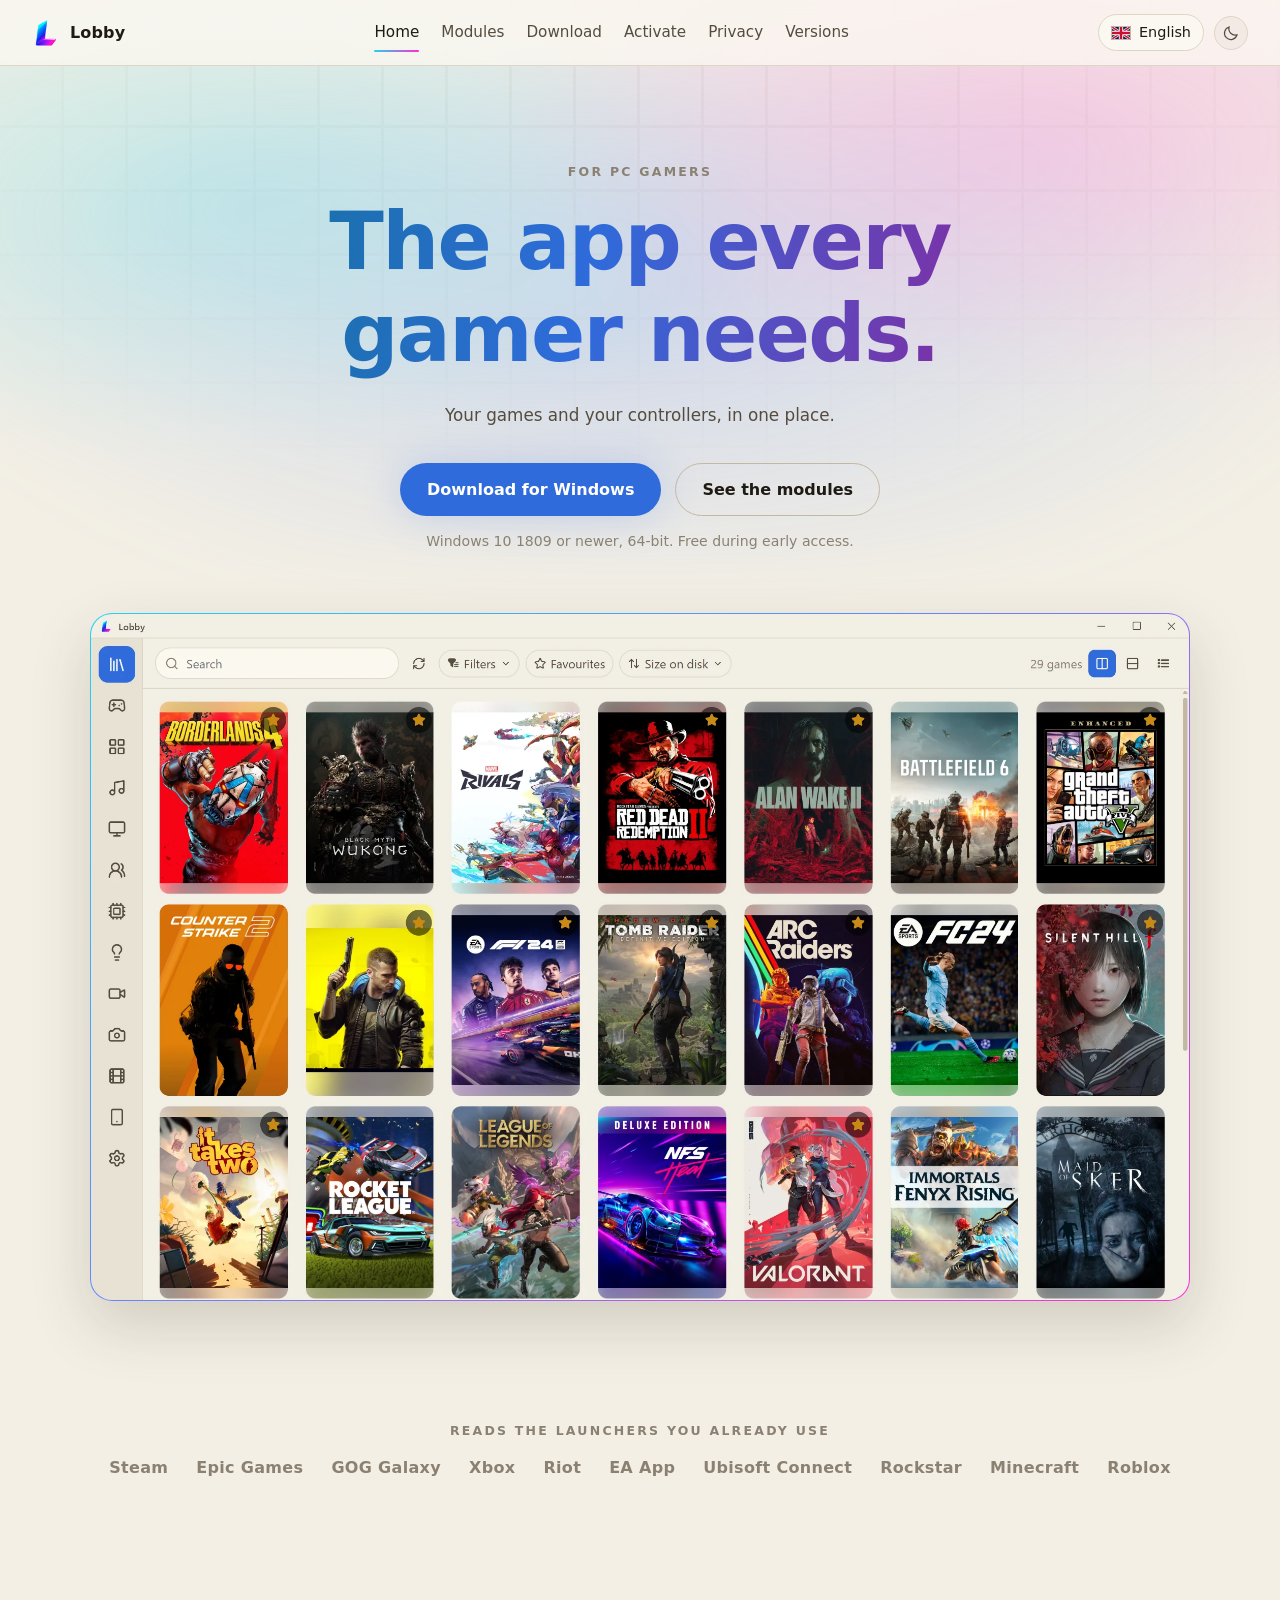
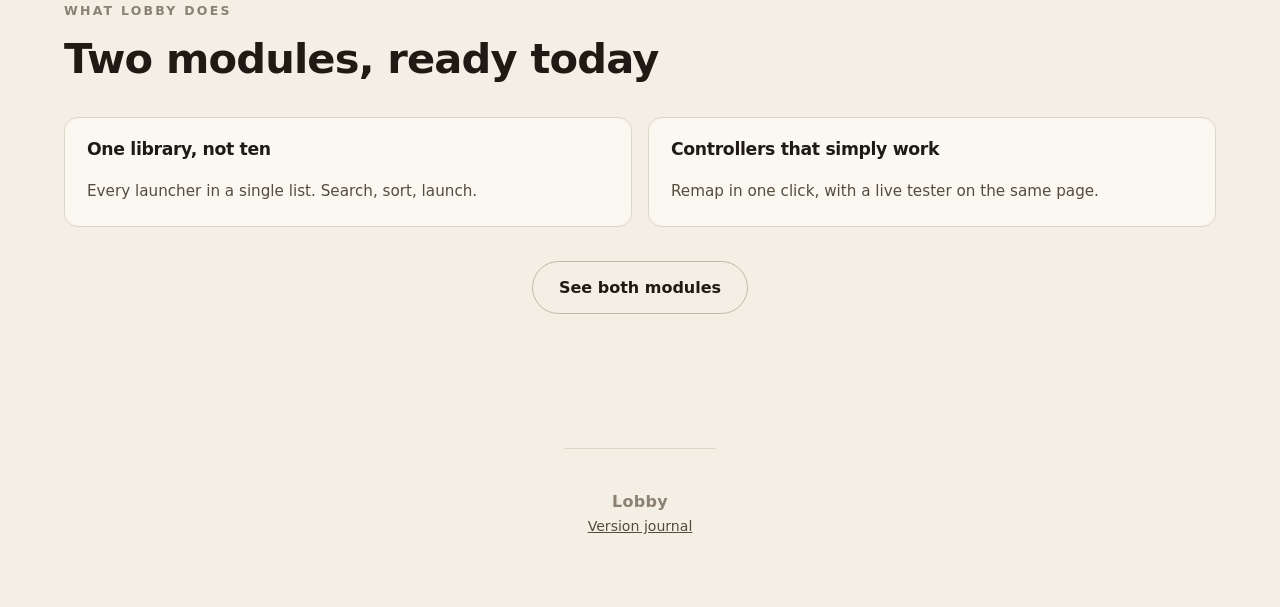
<file: index.html>
<!doctype html>
<html lang="en" data-theme="dark">
  <head>
    <meta charset="utf-8" />
    <meta name="viewport" content="width=device-width, initial-scale=1" />
    <meta name="color-scheme" content="dark light" />
    <title>Lobby</title>
    <meta name="description" data-t="meta.description" content="The app every gamer needs." />
    <link rel="icon" href="favicon.png" type="image/png" />
    <link rel="stylesheet" href="site.css" />
  </head>

  <body>
    <!--
      Page assemblee par build/site-pages.py : ce fichier est le gabarit, et le
      contenu vit dans pages/<nom>.part.html. L'en-tete et le pied ne sont donc
      ecrits qu'une fois, pour six pages qui ne peuvent pas diverger.

      Chaque texte porte une cle - data-t - et vit dans /lang/<langue>.json :
      ajouter une langue, c'est poser un fichier.
    -->
    <a class="skip" href="#main" data-t="nav.skip">Skip to content</a>

    <header class="top">
      <div class="bar">
        <a class="mark" href="index.html" aria-label="Lobby">
          <img src="favicon.png" alt="" width="28" height="28" />
          <span>Lobby</span>
        </a>

        <!--
          Les six pages du site, dans l'ordre ou on les lit : ce qu'est Lobby,
          puis comment l'obtenir, puis le reste. La page ouverte est marquee par
          site.js - aria-current - plutot qu'ecrite en dur dans six fichiers.
        -->
        <nav class="links" id="links">
          <a href="index.html" data-t="nav.home">Home</a>
          <a href="modules.html" data-t="nav.modules">Modules</a>
          <a href="download.html" data-t="nav.download">Download</a>
          <a href="activate.html" data-t="nav.activate">Activate</a>
          <a href="privacy.html" data-t="nav.privacy">Privacy</a>
          <a href="versions.html" data-t="nav.versions">Versions</a>
        </nav>

        <div class="switches">
          <!--
            Le menu se remplit depuis site.js : ajouter une langue, c'est poser
            un fichier et ecrire son code, sans toucher a la page. Une rangee de
            boutons aurait deborde des la troisieme langue, et une liste native
            n'aurait pas pu montrer les drapeaux.
          -->
          <div class="picker">
            <button
              type="button"
              id="lang"
              class="pick"
              aria-haspopup="listbox"
              aria-expanded="false"
              aria-label="Language"
              data-t-attr="aria-label:nav.language"
            ></button>
            <div id="lang-menu" class="pick-menu" role="listbox" hidden></div>
          </div>

          <button
            type="button"
            class="ghost"
            id="theme"
            aria-label="Switch theme"
            data-t-attr="aria-label:nav.theme"
          >
            <svg viewBox="0 0 24 24" width="18" height="18" aria-hidden="true">
              <path
                class="sun"
                d="M12 4v2m0 12v2m8-8h-2M6 12H4m13.66-5.66-1.42 1.42M7.76 16.24l-1.42 1.42m11.32 0-1.42-1.42M7.76 7.76 6.34 6.34"
              />
              <circle class="sun" cx="12" cy="12" r="3.5" />
              <path class="moon" d="M20 14.5A8.5 8.5 0 0 1 9.5 4a8.5 8.5 0 1 0 10.5 10.5Z" />
            </svg>
          </button>

          <!--
            Le bouton des pages, sur ecran etroit. Il ne parait que la ou la
            rangee de liens ne tient plus : sans lui, les six pages seraient
            hors d'atteinte au doigt.
          -->
          <button
            type="button"
            class="ghost burger"
            id="menu"
            aria-haspopup="true"
            aria-expanded="false"
            aria-controls="links"
            aria-label="Menu"
            data-t-attr="aria-label:nav.menu"
          >
            <svg viewBox="0 0 24 24" width="18" height="18" aria-hidden="true">
              <path class="bars" d="M4 7h16M4 12h16M4 17h16" />
              <path class="cross" d="M6 6 18 18M18 6 6 18" />
            </svg>
          </button>
        </div>
      </div>
    </header>

    <main id="main">
      <section class="hero" id="top">
        <div class="aurora" aria-hidden="true"></div>

        <p class="eyebrow" data-t="hero.eyebrow">For PC gamers</p>

        <!--
          Le titre tient en une seule cle : coupe en morceaux, il se serait
          traduit dans l'ordre de l'anglais et aurait fini bancal partout
          ailleurs.
        -->
        <h1 class="glow" data-t="hero.title">The app every gamer needs.</h1>

        <p class="lead" data-t="hero.lead">Your games and your controllers, in one place.</p>

        <div class="acts">
          <a class="primary" href="download.html" data-t="hero.get">Download for Windows</a>
          <a class="quiet" href="modules.html" data-t="hero.see">See the modules</a>
        </div>

        <p class="fine" data-t="hero.fine">
          Windows 10 1809 or newer, 64-bit. Free during early access.
        </p>

        <figure class="shot wide">
          <img
            src="shots/library-dark.webp"
            data-dark="shots/library-dark.webp"
            data-light="shots/library-light.webp"
            alt=""
            data-t-attr="alt:shot.library"
            width="2160"
            height="1350"
            loading="eager"
          />
        </figure>
      </section>

      <section class="strip" aria-label="Launchers" data-t-attr="aria-label:strip.title">
        <p class="eyebrow" data-t="strip.title">Reads the launchers you already use</p>
        <ul class="launchers">
          <li>Steam</li>
          <li>Epic Games</li>
          <li>GOG Galaxy</li>
          <li>Xbox</li>
          <li>Riot</li>
          <li>EA App</li>
          <li>Ubisoft Connect</li>
          <li>Rockstar</li>
          <li>Minecraft</li>
          <li>Roblox</li>
        </ul>
      </section>

      <section class="modules">
        <p class="eyebrow" data-t="modules.eyebrow">What Lobby does</p>
        <h2 data-t="modules.title">Two modules, ready today</h2>

        <div class="grid">
          <article class="card">
            <h3 data-t="library.title">One library, not ten</h3>
            <p data-t="library.short">Every launcher in a single list. Search, sort, launch.</p>
          </article>

          <article class="card">
            <h3 data-t="pads.title">Controllers that simply work</h3>
            <p data-t="pads.short">Remap in one click, with a live tester on the same page.</p>
          </article>
        </div>

        <p class="acts">
          <a class="quiet" href="modules.html" data-t="modules.more">See both modules</a>
        </p>
      </section>

    </main>

    <footer class="foot">
      <div class="bar">
        <p><span class="mark-small">Lobby</span></p>
        <p class="fine"><a href="versions.html" data-t="foot.journal">Version journal</a></p>
      </div>
    </footer>

    <script src="site.js" type="module"></script>
  </body>
</html>
</file>
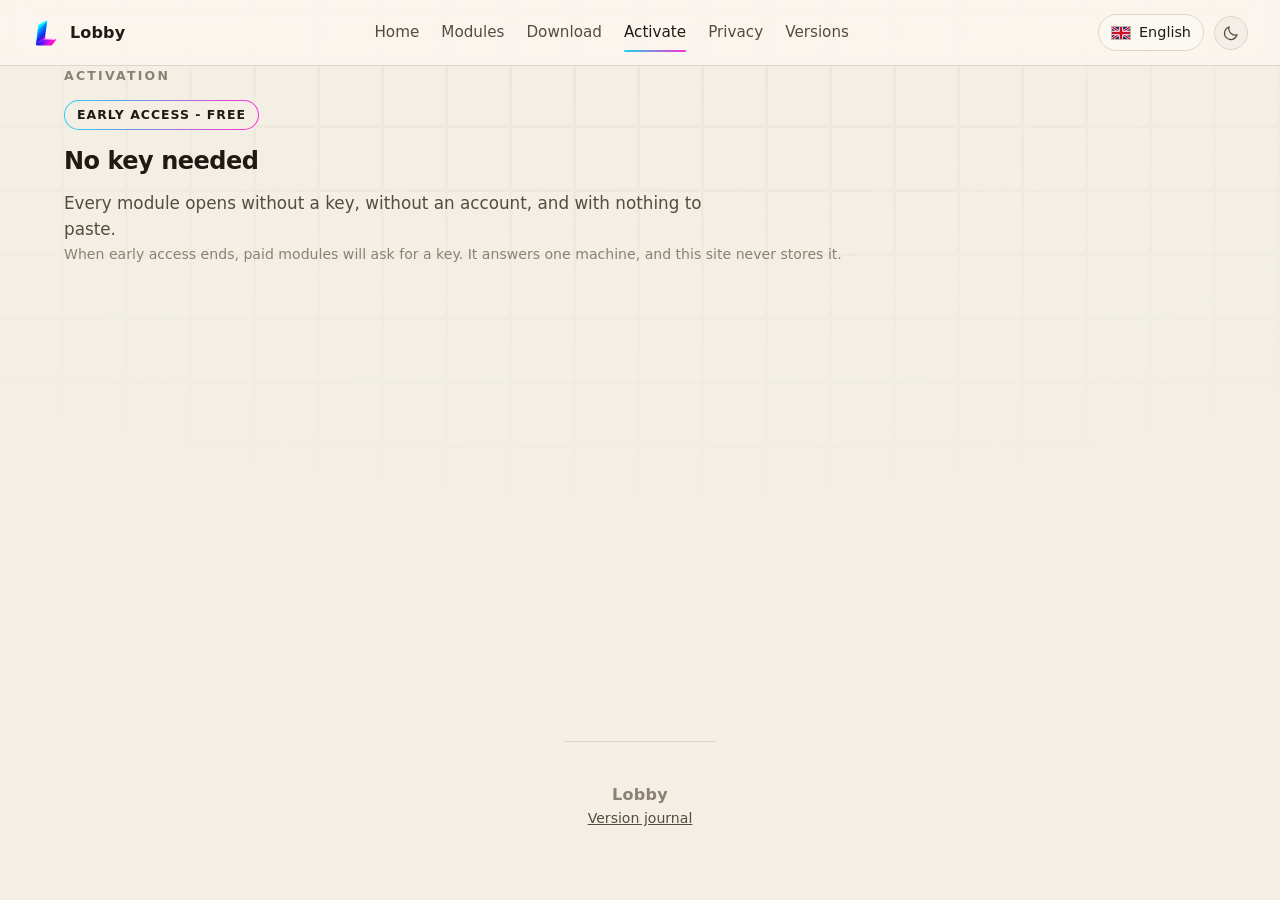
<file: activate.html>
<!doctype html>
<html lang="en" data-theme="dark">
  <head>
    <meta charset="utf-8" />
    <meta name="viewport" content="width=device-width, initial-scale=1" />
    <meta name="color-scheme" content="dark light" />
    <title>Lobby - Activation</title>
    <meta name="description" data-t="meta.description" content="The app every gamer needs." />
    <link rel="icon" href="favicon.png" type="image/png" />
    <link rel="stylesheet" href="site.css" />
  </head>

  <body>
    <!--
      Page assemblee par build/site-pages.py : ce fichier est le gabarit, et le
      contenu vit dans pages/<nom>.part.html. L'en-tete et le pied ne sont donc
      ecrits qu'une fois, pour six pages qui ne peuvent pas diverger.

      Chaque texte porte une cle - data-t - et vit dans /lang/<langue>.json :
      ajouter une langue, c'est poser un fichier.
    -->
    <a class="skip" href="#main" data-t="nav.skip">Skip to content</a>

    <header class="top">
      <div class="bar">
        <a class="mark" href="index.html" aria-label="Lobby">
          <img src="favicon.png" alt="" width="28" height="28" />
          <span>Lobby</span>
        </a>

        <!--
          Les six pages du site, dans l'ordre ou on les lit : ce qu'est Lobby,
          puis comment l'obtenir, puis le reste. La page ouverte est marquee par
          site.js - aria-current - plutot qu'ecrite en dur dans six fichiers.
        -->
        <nav class="links" id="links">
          <a href="index.html" data-t="nav.home">Home</a>
          <a href="modules.html" data-t="nav.modules">Modules</a>
          <a href="download.html" data-t="nav.download">Download</a>
          <a href="activate.html" data-t="nav.activate">Activate</a>
          <a href="privacy.html" data-t="nav.privacy">Privacy</a>
          <a href="versions.html" data-t="nav.versions">Versions</a>
        </nav>

        <div class="switches">
          <!--
            Le menu se remplit depuis site.js : ajouter une langue, c'est poser
            un fichier et ecrire son code, sans toucher a la page. Une rangee de
            boutons aurait deborde des la troisieme langue, et une liste native
            n'aurait pas pu montrer les drapeaux.
          -->
          <div class="picker">
            <button
              type="button"
              id="lang"
              class="pick"
              aria-haspopup="listbox"
              aria-expanded="false"
              aria-label="Language"
              data-t-attr="aria-label:nav.language"
            ></button>
            <div id="lang-menu" class="pick-menu" role="listbox" hidden></div>
          </div>

          <button
            type="button"
            class="ghost"
            id="theme"
            aria-label="Switch theme"
            data-t-attr="aria-label:nav.theme"
          >
            <svg viewBox="0 0 24 24" width="18" height="18" aria-hidden="true">
              <path
                class="sun"
                d="M12 4v2m0 12v2m8-8h-2M6 12H4m13.66-5.66-1.42 1.42M7.76 16.24l-1.42 1.42m11.32 0-1.42-1.42M7.76 7.76 6.34 6.34"
              />
              <circle class="sun" cx="12" cy="12" r="3.5" />
              <path class="moon" d="M20 14.5A8.5 8.5 0 0 1 9.5 4a8.5 8.5 0 1 0 10.5 10.5Z" />
            </svg>
          </button>

          <!--
            Le bouton des pages, sur ecran etroit. Il ne parait que la ou la
            rangee de liens ne tient plus : sans lui, les six pages seraient
            hors d'atteinte au doigt.
          -->
          <button
            type="button"
            class="ghost burger"
            id="menu"
            aria-haspopup="true"
            aria-expanded="false"
            aria-controls="links"
            aria-label="Menu"
            data-t-attr="aria-label:nav.menu"
          >
            <svg viewBox="0 0 24 24" width="18" height="18" aria-hidden="true">
              <path class="bars" d="M4 7h16M4 12h16M4 17h16" />
              <path class="cross" d="M6 6 18 18M18 6 6 18" />
            </svg>
          </button>
        </div>
      </div>
    </header>

    <main id="main">
      <section class="activate" id="activate">
        <p class="eyebrow" data-t="activate.eyebrow">Activation</p>
        <p class="badge early" data-t="activate.badge">Early access - free</p>
        <h1 data-t="activate.title">No key needed</h1>

        <p class="lead" data-t="activate.lead">
          Every module opens without a key, without an account, and with nothing to paste.
        </p>

        <p class="fine" data-t="activate.later">
          When early access ends, paid modules will ask for a key. It answers one machine, and
          this site never stores it.
        </p>
      </section>

    </main>

    <footer class="foot">
      <div class="bar">
        <p><span class="mark-small">Lobby</span></p>
        <p class="fine"><a href="versions.html" data-t="foot.journal">Version journal</a></p>
      </div>
    </footer>

    <script src="site.js" type="module"></script>
  </body>
</html>
</file>
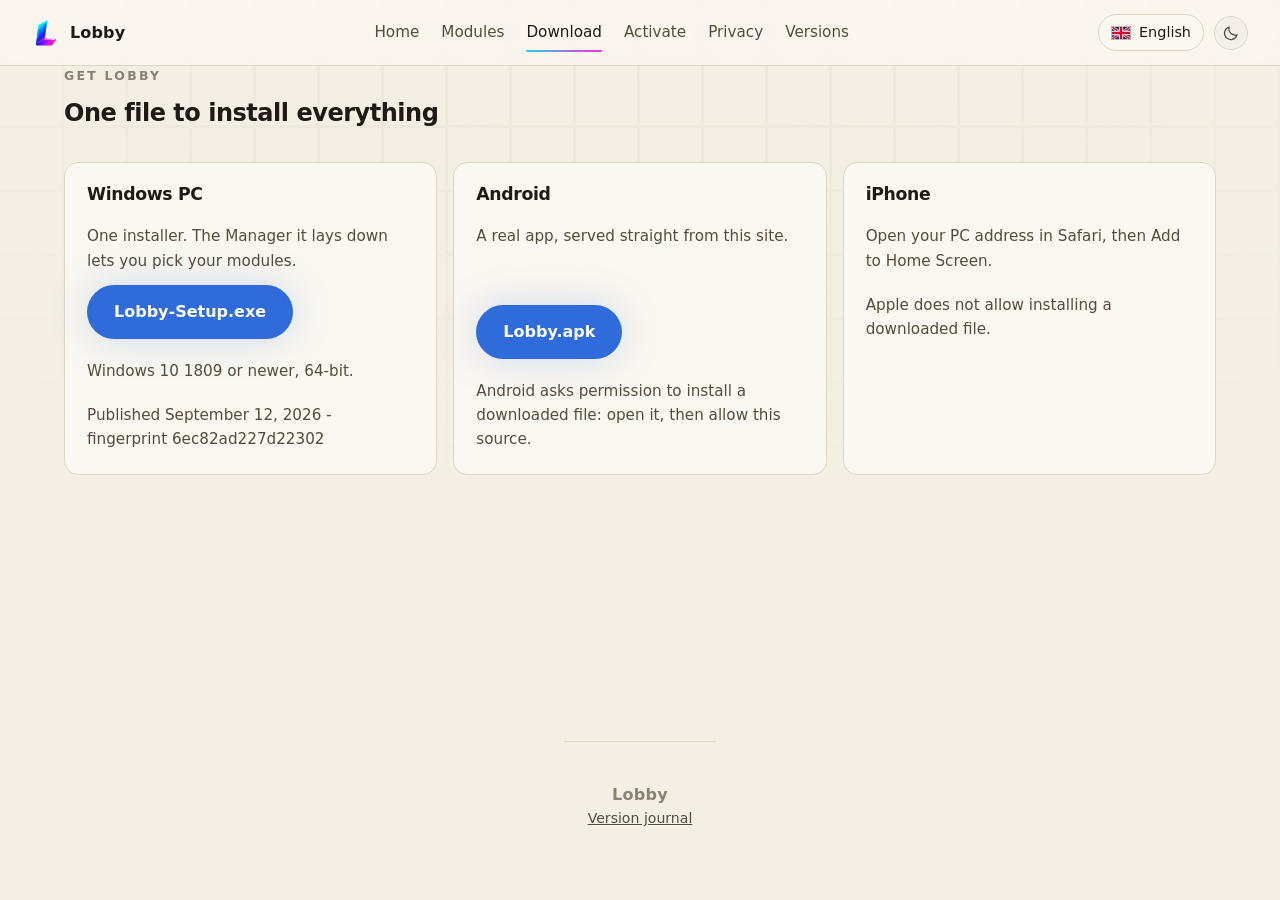
<file: download.html>
<!doctype html>
<html lang="en" data-theme="dark">
  <head>
    <meta charset="utf-8" />
    <meta name="viewport" content="width=device-width, initial-scale=1" />
    <meta name="color-scheme" content="dark light" />
    <title>Lobby - Download</title>
    <meta name="description" data-t="meta.description" content="The app every gamer needs." />
    <link rel="icon" href="favicon.png" type="image/png" />
    <link rel="stylesheet" href="site.css" />
  </head>

  <body>
    <!--
      Page assemblee par build/site-pages.py : ce fichier est le gabarit, et le
      contenu vit dans pages/<nom>.part.html. L'en-tete et le pied ne sont donc
      ecrits qu'une fois, pour six pages qui ne peuvent pas diverger.

      Chaque texte porte une cle - data-t - et vit dans /lang/<langue>.json :
      ajouter une langue, c'est poser un fichier.
    -->
    <a class="skip" href="#main" data-t="nav.skip">Skip to content</a>

    <header class="top">
      <div class="bar">
        <a class="mark" href="index.html" aria-label="Lobby">
          <img src="favicon.png" alt="" width="28" height="28" />
          <span>Lobby</span>
        </a>

        <!--
          Les six pages du site, dans l'ordre ou on les lit : ce qu'est Lobby,
          puis comment l'obtenir, puis le reste. La page ouverte est marquee par
          site.js - aria-current - plutot qu'ecrite en dur dans six fichiers.
        -->
        <nav class="links" id="links">
          <a href="index.html" data-t="nav.home">Home</a>
          <a href="modules.html" data-t="nav.modules">Modules</a>
          <a href="download.html" data-t="nav.download">Download</a>
          <a href="activate.html" data-t="nav.activate">Activate</a>
          <a href="privacy.html" data-t="nav.privacy">Privacy</a>
          <a href="versions.html" data-t="nav.versions">Versions</a>
        </nav>

        <div class="switches">
          <!--
            Le menu se remplit depuis site.js : ajouter une langue, c'est poser
            un fichier et ecrire son code, sans toucher a la page. Une rangee de
            boutons aurait deborde des la troisieme langue, et une liste native
            n'aurait pas pu montrer les drapeaux.
          -->
          <div class="picker">
            <button
              type="button"
              id="lang"
              class="pick"
              aria-haspopup="listbox"
              aria-expanded="false"
              aria-label="Language"
              data-t-attr="aria-label:nav.language"
            ></button>
            <div id="lang-menu" class="pick-menu" role="listbox" hidden></div>
          </div>

          <button
            type="button"
            class="ghost"
            id="theme"
            aria-label="Switch theme"
            data-t-attr="aria-label:nav.theme"
          >
            <svg viewBox="0 0 24 24" width="18" height="18" aria-hidden="true">
              <path
                class="sun"
                d="M12 4v2m0 12v2m8-8h-2M6 12H4m13.66-5.66-1.42 1.42M7.76 16.24l-1.42 1.42m11.32 0-1.42-1.42M7.76 7.76 6.34 6.34"
              />
              <circle class="sun" cx="12" cy="12" r="3.5" />
              <path class="moon" d="M20 14.5A8.5 8.5 0 0 1 9.5 4a8.5 8.5 0 1 0 10.5 10.5Z" />
            </svg>
          </button>

          <!--
            Le bouton des pages, sur ecran etroit. Il ne parait que la ou la
            rangee de liens ne tient plus : sans lui, les six pages seraient
            hors d'atteinte au doigt.
          -->
          <button
            type="button"
            class="ghost burger"
            id="menu"
            aria-haspopup="true"
            aria-expanded="false"
            aria-controls="links"
            aria-label="Menu"
            data-t-attr="aria-label:nav.menu"
          >
            <svg viewBox="0 0 24 24" width="18" height="18" aria-hidden="true">
              <path class="bars" d="M4 7h16M4 12h16M4 17h16" />
              <path class="cross" d="M6 6 18 18M18 6 6 18" />
            </svg>
          </button>
        </div>
      </div>
    </header>

    <main id="main">
      <section class="download" id="download">
        <p class="eyebrow" data-t="download.eyebrow">Get Lobby</p>
        <h1 data-t="download.title">One file to install everything</h1>

        <div class="grid">
          <article class="card">
            <h3 data-t="download.pc">Windows PC</h3>
            <p data-t="download.pc.text">
              One installer. The Manager it lays down lets you pick your modules.
            </p>
            <a class="primary" href="downloads/Lobby-Setup.exe">Lobby-Setup.exe</a>
            <p class="fine" data-t="download.pc.fine">Windows 10 1809 or newer, 64-bit.</p>

            <!--
              Ce que sert le site, en clair : la date de publication et
              l'empreinte du fichier. Sans elle, deux installeurs du meme
              numero de version ne se distinguent pas, et on reinstalle sans le
              savoir celui d'hier. Rempli par site.js depuis api/build.json.
            -->
            <p class="fine stamp" id="build" hidden></p>
          </article>

          <article class="card">
            <h3 data-t="download.android">Android</h3>
            <p data-t="download.android.text">A real app, served straight from this site.</p>
            <a class="primary" href="downloads/Lobby.apk">Lobby.apk</a>
            <p class="fine" data-t="download.android.fine">
              Android asks permission to install a downloaded file: open it, then allow this
              source.
            </p>
          </article>

          <article class="card">
            <h3 data-t="download.iphone">iPhone</h3>
            <p data-t="download.iphone.text">
              Open your PC address in Safari, then Add to Home Screen.
            </p>
            <p class="fine" data-t="download.iphone.fine">
              Apple does not allow installing a downloaded file.
            </p>
          </article>
        </div>
      </section>

    </main>

    <footer class="foot">
      <div class="bar">
        <p><span class="mark-small">Lobby</span></p>
        <p class="fine"><a href="versions.html" data-t="foot.journal">Version journal</a></p>
      </div>
    </footer>

    <script src="site.js" type="module"></script>
  </body>
</html>
</file>
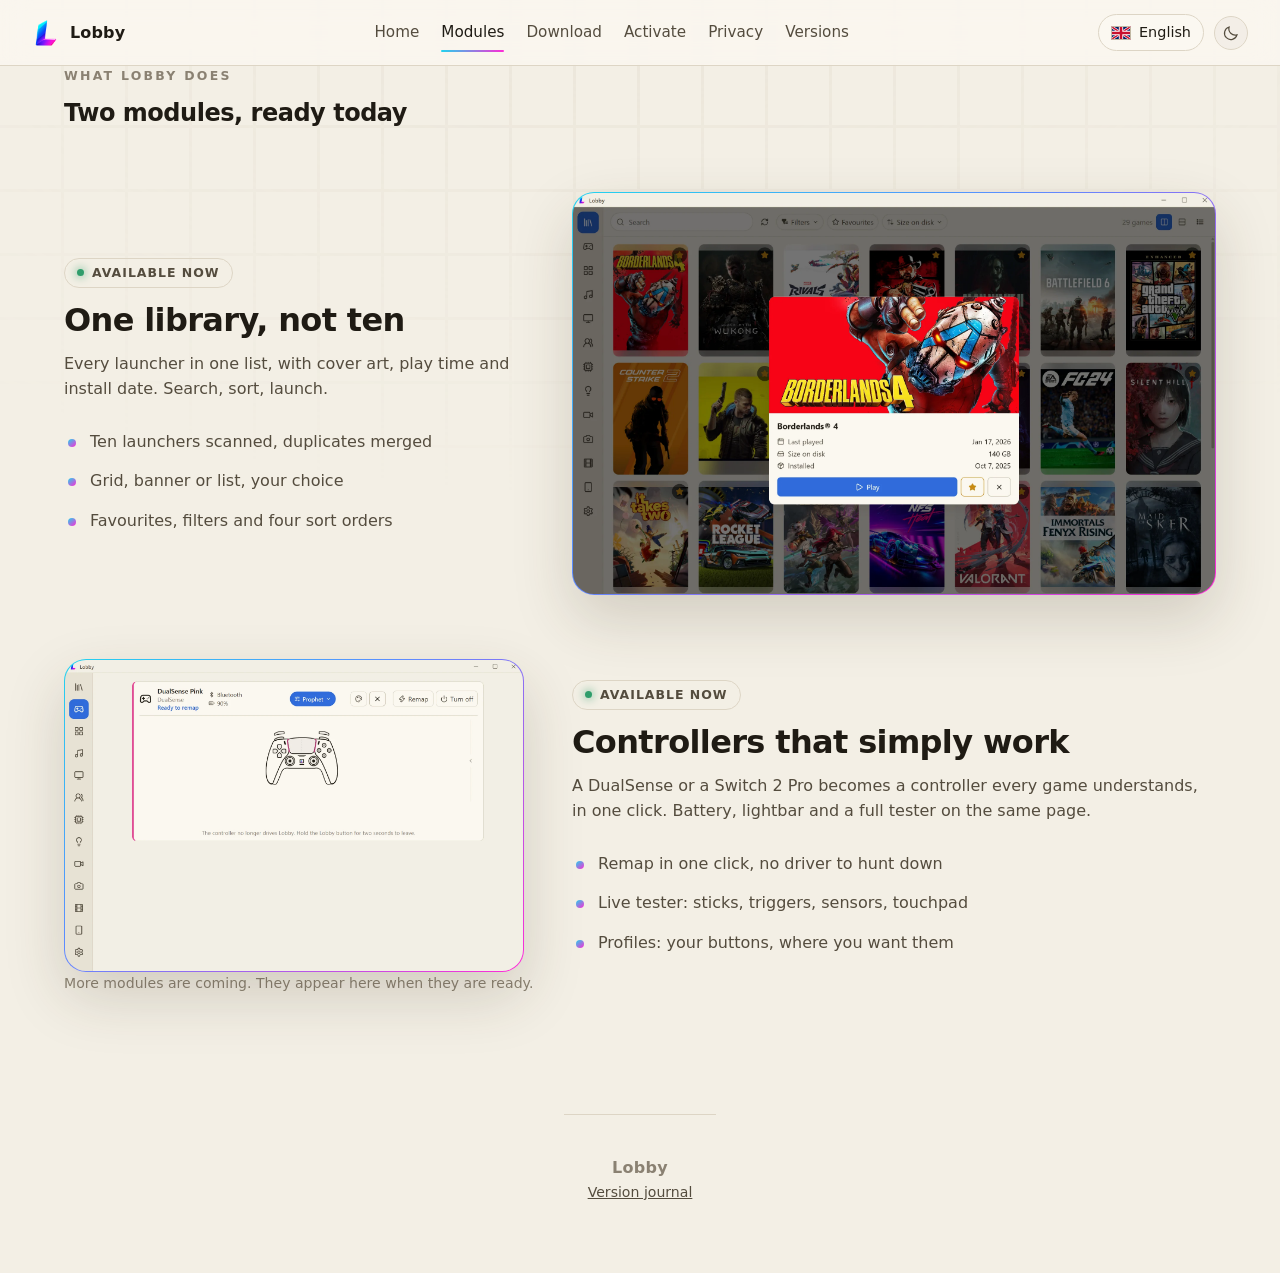
<file: modules.html>
<!doctype html>
<html lang="en" data-theme="dark">
  <head>
    <meta charset="utf-8" />
    <meta name="viewport" content="width=device-width, initial-scale=1" />
    <meta name="color-scheme" content="dark light" />
    <title>Lobby - Modules</title>
    <meta name="description" data-t="meta.description" content="The app every gamer needs." />
    <link rel="icon" href="favicon.png" type="image/png" />
    <link rel="stylesheet" href="site.css" />
  </head>

  <body>
    <!--
      Page assemblee par build/site-pages.py : ce fichier est le gabarit, et le
      contenu vit dans pages/<nom>.part.html. L'en-tete et le pied ne sont donc
      ecrits qu'une fois, pour six pages qui ne peuvent pas diverger.

      Chaque texte porte une cle - data-t - et vit dans /lang/<langue>.json :
      ajouter une langue, c'est poser un fichier.
    -->
    <a class="skip" href="#main" data-t="nav.skip">Skip to content</a>

    <header class="top">
      <div class="bar">
        <a class="mark" href="index.html" aria-label="Lobby">
          <img src="favicon.png" alt="" width="28" height="28" />
          <span>Lobby</span>
        </a>

        <!--
          Les six pages du site, dans l'ordre ou on les lit : ce qu'est Lobby,
          puis comment l'obtenir, puis le reste. La page ouverte est marquee par
          site.js - aria-current - plutot qu'ecrite en dur dans six fichiers.
        -->
        <nav class="links" id="links">
          <a href="index.html" data-t="nav.home">Home</a>
          <a href="modules.html" data-t="nav.modules">Modules</a>
          <a href="download.html" data-t="nav.download">Download</a>
          <a href="activate.html" data-t="nav.activate">Activate</a>
          <a href="privacy.html" data-t="nav.privacy">Privacy</a>
          <a href="versions.html" data-t="nav.versions">Versions</a>
        </nav>

        <div class="switches">
          <!--
            Le menu se remplit depuis site.js : ajouter une langue, c'est poser
            un fichier et ecrire son code, sans toucher a la page. Une rangee de
            boutons aurait deborde des la troisieme langue, et une liste native
            n'aurait pas pu montrer les drapeaux.
          -->
          <div class="picker">
            <button
              type="button"
              id="lang"
              class="pick"
              aria-haspopup="listbox"
              aria-expanded="false"
              aria-label="Language"
              data-t-attr="aria-label:nav.language"
            ></button>
            <div id="lang-menu" class="pick-menu" role="listbox" hidden></div>
          </div>

          <button
            type="button"
            class="ghost"
            id="theme"
            aria-label="Switch theme"
            data-t-attr="aria-label:nav.theme"
          >
            <svg viewBox="0 0 24 24" width="18" height="18" aria-hidden="true">
              <path
                class="sun"
                d="M12 4v2m0 12v2m8-8h-2M6 12H4m13.66-5.66-1.42 1.42M7.76 16.24l-1.42 1.42m11.32 0-1.42-1.42M7.76 7.76 6.34 6.34"
              />
              <circle class="sun" cx="12" cy="12" r="3.5" />
              <path class="moon" d="M20 14.5A8.5 8.5 0 0 1 9.5 4a8.5 8.5 0 1 0 10.5 10.5Z" />
            </svg>
          </button>

          <!--
            Le bouton des pages, sur ecran etroit. Il ne parait que la ou la
            rangee de liens ne tient plus : sans lui, les six pages seraient
            hors d'atteinte au doigt.
          -->
          <button
            type="button"
            class="ghost burger"
            id="menu"
            aria-haspopup="true"
            aria-expanded="false"
            aria-controls="links"
            aria-label="Menu"
            data-t-attr="aria-label:nav.menu"
          >
            <svg viewBox="0 0 24 24" width="18" height="18" aria-hidden="true">
              <path class="bars" d="M4 7h16M4 12h16M4 17h16" />
              <path class="cross" d="M6 6 18 18M18 6 6 18" />
            </svg>
          </button>
        </div>
      </div>
    </header>

    <main id="main">
      <section class="modules">
        <p class="eyebrow" data-t="modules.eyebrow">What Lobby does</p>
        <h1 data-t="modules.title">Two modules, ready today</h1>

        <article class="module">
          <div class="words">
            <p class="badge ready" data-t="modules.ready">Available now</p>
            <h3 data-t="library.title">One library, not ten</h3>
            <p data-t="library.lead">
              Every launcher in one list, with cover art, play time and install date. Search,
              sort, launch.
            </p>
            <ul class="points">
              <li data-t="library.point.one">Ten launchers scanned, duplicates merged</li>
              <li data-t="library.point.two">Grid, banner or list, your choice</li>
              <li data-t="library.point.three">Favourites, filters and four sort orders</li>
            </ul>
          </div>

          <figure class="shot">
            <img
              src="shots/game-sheet-dark.webp"
              data-dark="shots/game-sheet-dark.webp"
              data-light="shots/game-sheet-light.webp"
              alt=""
              data-t-attr="alt:shot.library"
              width="2160"
              height="1350"
              loading="lazy"
            />
          </figure>
        </article>

        <article class="module reverse">
          <div class="words">
            <p class="badge ready" data-t="modules.ready">Available now</p>
            <h3 data-t="pads.title">Controllers that simply work</h3>
            <p data-t="pads.lead">
              A DualSense or a Switch 2 Pro becomes a controller every game understands, in one
              click. Battery, lightbar and a full tester on the same page.
            </p>
            <ul class="points">
              <li data-t="pads.point.one">Remap in one click, no driver to hunt down</li>
              <li data-t="pads.point.two">Live tester: sticks, triggers, sensors, touchpad</li>
              <li data-t="pads.point.three">Profiles: your buttons, where you want them</li>
            </ul>
          </div>

          <figure class="shot">
            <img
              src="shots/controllers-tester.webp"
              data-dark="shots/controllers-tester.webp"
              data-light="shots/controllers-light.webp"
              alt=""
              data-t-attr="alt:shot.pads"
              width="2160"
              height="1350"
              loading="lazy"
            />
          </figure>
        </article>

        <p class="fine" data-t="modules.rest">
          More modules are coming. They appear here when they are ready.
        </p>
      </section>

    </main>

    <footer class="foot">
      <div class="bar">
        <p><span class="mark-small">Lobby</span></p>
        <p class="fine"><a href="versions.html" data-t="foot.journal">Version journal</a></p>
      </div>
    </footer>

    <script src="site.js" type="module"></script>
  </body>
</html>
</file>
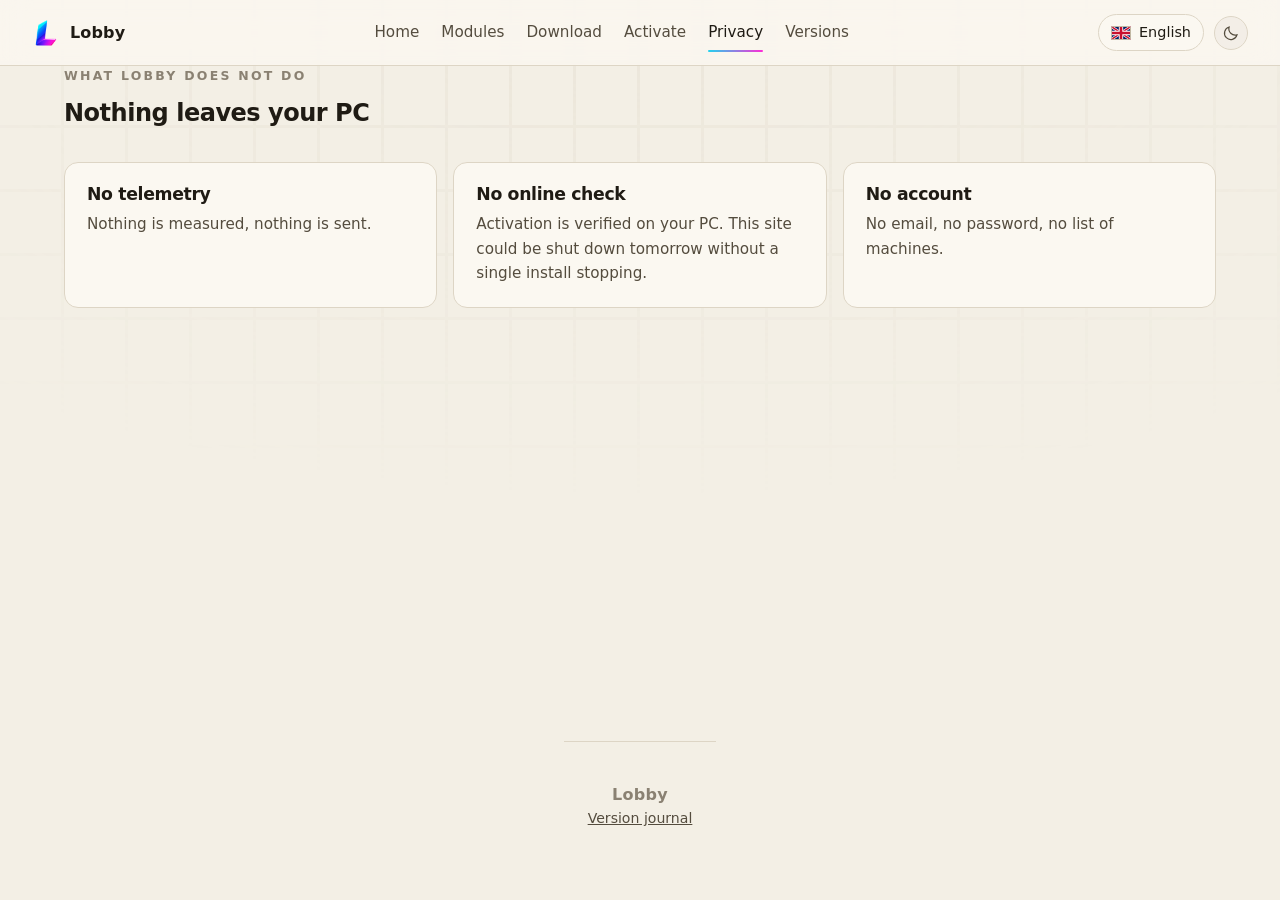
<file: privacy.html>
<!doctype html>
<html lang="en" data-theme="dark">
  <head>
    <meta charset="utf-8" />
    <meta name="viewport" content="width=device-width, initial-scale=1" />
    <meta name="color-scheme" content="dark light" />
    <title>Lobby - Privacy</title>
    <meta name="description" data-t="meta.description" content="The app every gamer needs." />
    <link rel="icon" href="favicon.png" type="image/png" />
    <link rel="stylesheet" href="site.css" />
  </head>

  <body>
    <!--
      Page assemblee par build/site-pages.py : ce fichier est le gabarit, et le
      contenu vit dans pages/<nom>.part.html. L'en-tete et le pied ne sont donc
      ecrits qu'une fois, pour six pages qui ne peuvent pas diverger.

      Chaque texte porte une cle - data-t - et vit dans /lang/<langue>.json :
      ajouter une langue, c'est poser un fichier.
    -->
    <a class="skip" href="#main" data-t="nav.skip">Skip to content</a>

    <header class="top">
      <div class="bar">
        <a class="mark" href="index.html" aria-label="Lobby">
          <img src="favicon.png" alt="" width="28" height="28" />
          <span>Lobby</span>
        </a>

        <!--
          Les six pages du site, dans l'ordre ou on les lit : ce qu'est Lobby,
          puis comment l'obtenir, puis le reste. La page ouverte est marquee par
          site.js - aria-current - plutot qu'ecrite en dur dans six fichiers.
        -->
        <nav class="links" id="links">
          <a href="index.html" data-t="nav.home">Home</a>
          <a href="modules.html" data-t="nav.modules">Modules</a>
          <a href="download.html" data-t="nav.download">Download</a>
          <a href="activate.html" data-t="nav.activate">Activate</a>
          <a href="privacy.html" data-t="nav.privacy">Privacy</a>
          <a href="versions.html" data-t="nav.versions">Versions</a>
        </nav>

        <div class="switches">
          <!--
            Le menu se remplit depuis site.js : ajouter une langue, c'est poser
            un fichier et ecrire son code, sans toucher a la page. Une rangee de
            boutons aurait deborde des la troisieme langue, et une liste native
            n'aurait pas pu montrer les drapeaux.
          -->
          <div class="picker">
            <button
              type="button"
              id="lang"
              class="pick"
              aria-haspopup="listbox"
              aria-expanded="false"
              aria-label="Language"
              data-t-attr="aria-label:nav.language"
            ></button>
            <div id="lang-menu" class="pick-menu" role="listbox" hidden></div>
          </div>

          <button
            type="button"
            class="ghost"
            id="theme"
            aria-label="Switch theme"
            data-t-attr="aria-label:nav.theme"
          >
            <svg viewBox="0 0 24 24" width="18" height="18" aria-hidden="true">
              <path
                class="sun"
                d="M12 4v2m0 12v2m8-8h-2M6 12H4m13.66-5.66-1.42 1.42M7.76 16.24l-1.42 1.42m11.32 0-1.42-1.42M7.76 7.76 6.34 6.34"
              />
              <circle class="sun" cx="12" cy="12" r="3.5" />
              <path class="moon" d="M20 14.5A8.5 8.5 0 0 1 9.5 4a8.5 8.5 0 1 0 10.5 10.5Z" />
            </svg>
          </button>

          <!--
            Le bouton des pages, sur ecran etroit. Il ne parait que la ou la
            rangee de liens ne tient plus : sans lui, les six pages seraient
            hors d'atteinte au doigt.
          -->
          <button
            type="button"
            class="ghost burger"
            id="menu"
            aria-haspopup="true"
            aria-expanded="false"
            aria-controls="links"
            aria-label="Menu"
            data-t-attr="aria-label:nav.menu"
          >
            <svg viewBox="0 0 24 24" width="18" height="18" aria-hidden="true">
              <path class="bars" d="M4 7h16M4 12h16M4 17h16" />
              <path class="cross" d="M6 6 18 18M18 6 6 18" />
            </svg>
          </button>
        </div>
      </div>
    </header>

    <main id="main">
      <section class="privacy" id="privacy">
        <p class="eyebrow" data-t="privacy.eyebrow">What Lobby does not do</p>
        <h1 data-t="privacy.title">Nothing leaves your PC</h1>

        <ul class="grid">
          <li>
            <h3 data-t="privacy.telemetry">No telemetry</h3>
            <p data-t="privacy.telemetry.text">Nothing is measured, nothing is sent.</p>
          </li>
          <li>
            <h3 data-t="privacy.offline">No online check</h3>
            <p data-t="privacy.offline.text">
              Activation is verified on your PC. This site could be shut down tomorrow without a
              single install stopping.
            </p>
          </li>
          <li>
            <h3 data-t="privacy.account">No account</h3>
            <p data-t="privacy.account.text">No email, no password, no list of machines.</p>
          </li>
        </ul>
      </section>

    </main>

    <footer class="foot">
      <div class="bar">
        <p><span class="mark-small">Lobby</span></p>
        <p class="fine"><a href="versions.html" data-t="foot.journal">Version journal</a></p>
      </div>
    </footer>

    <script src="site.js" type="module"></script>
  </body>
</html>
</file>
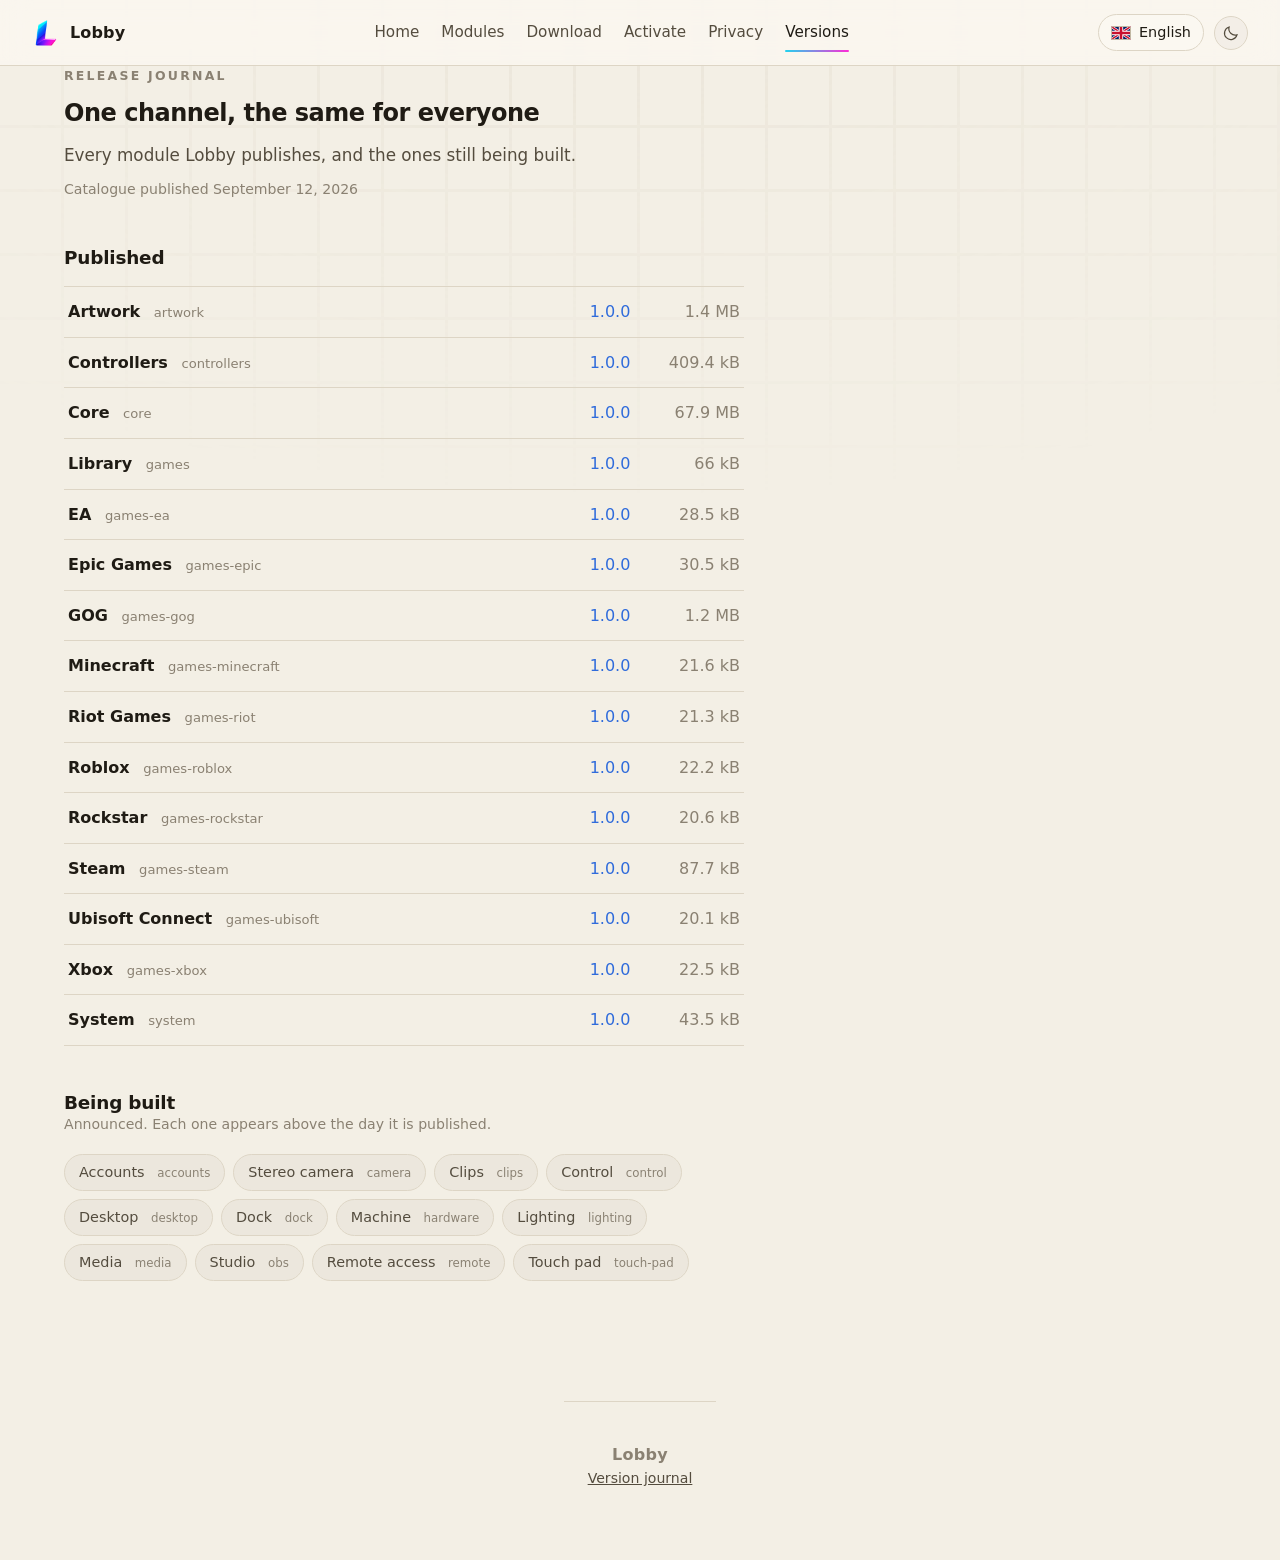
<file: versions.html>
<!doctype html>
<html lang="en" data-theme="dark">
  <head>
    <meta charset="utf-8" />
    <meta name="viewport" content="width=device-width, initial-scale=1" />
    <meta name="color-scheme" content="dark light" />
    <title>Lobby - Versions</title>
    <meta name="description" data-t="meta.description" content="The app every gamer needs." />
    <link rel="icon" href="favicon.png" type="image/png" />
    <link rel="stylesheet" href="site.css" />
  </head>

  <body>
    <!--
      Page assemblee par build/site-pages.py : ce fichier est le gabarit, et le
      contenu vit dans pages/<nom>.part.html. L'en-tete et le pied ne sont donc
      ecrits qu'une fois, pour six pages qui ne peuvent pas diverger.

      Chaque texte porte une cle - data-t - et vit dans /lang/<langue>.json :
      ajouter une langue, c'est poser un fichier.
    -->
    <a class="skip" href="#main" data-t="nav.skip">Skip to content</a>

    <header class="top">
      <div class="bar">
        <a class="mark" href="index.html" aria-label="Lobby">
          <img src="favicon.png" alt="" width="28" height="28" />
          <span>Lobby</span>
        </a>

        <!--
          Les six pages du site, dans l'ordre ou on les lit : ce qu'est Lobby,
          puis comment l'obtenir, puis le reste. La page ouverte est marquee par
          site.js - aria-current - plutot qu'ecrite en dur dans six fichiers.
        -->
        <nav class="links" id="links">
          <a href="index.html" data-t="nav.home">Home</a>
          <a href="modules.html" data-t="nav.modules">Modules</a>
          <a href="download.html" data-t="nav.download">Download</a>
          <a href="activate.html" data-t="nav.activate">Activate</a>
          <a href="privacy.html" data-t="nav.privacy">Privacy</a>
          <a href="versions.html" data-t="nav.versions">Versions</a>
        </nav>

        <div class="switches">
          <!--
            Le menu se remplit depuis site.js : ajouter une langue, c'est poser
            un fichier et ecrire son code, sans toucher a la page. Une rangee de
            boutons aurait deborde des la troisieme langue, et une liste native
            n'aurait pas pu montrer les drapeaux.
          -->
          <div class="picker">
            <button
              type="button"
              id="lang"
              class="pick"
              aria-haspopup="listbox"
              aria-expanded="false"
              aria-label="Language"
              data-t-attr="aria-label:nav.language"
            ></button>
            <div id="lang-menu" class="pick-menu" role="listbox" hidden></div>
          </div>

          <button
            type="button"
            class="ghost"
            id="theme"
            aria-label="Switch theme"
            data-t-attr="aria-label:nav.theme"
          >
            <svg viewBox="0 0 24 24" width="18" height="18" aria-hidden="true">
              <path
                class="sun"
                d="M12 4v2m0 12v2m8-8h-2M6 12H4m13.66-5.66-1.42 1.42M7.76 16.24l-1.42 1.42m11.32 0-1.42-1.42M7.76 7.76 6.34 6.34"
              />
              <circle class="sun" cx="12" cy="12" r="3.5" />
              <path class="moon" d="M20 14.5A8.5 8.5 0 0 1 9.5 4a8.5 8.5 0 1 0 10.5 10.5Z" />
            </svg>
          </button>

          <!--
            Le bouton des pages, sur ecran etroit. Il ne parait que la ou la
            rangee de liens ne tient plus : sans lui, les six pages seraient
            hors d'atteinte au doigt.
          -->
          <button
            type="button"
            class="ghost burger"
            id="menu"
            aria-haspopup="true"
            aria-expanded="false"
            aria-controls="links"
            aria-label="Menu"
            data-t-attr="aria-label:nav.menu"
          >
            <svg viewBox="0 0 24 24" width="18" height="18" aria-hidden="true">
              <path class="bars" d="M4 7h16M4 12h16M4 17h16" />
              <path class="cross" d="M6 6 18 18M18 6 6 18" />
            </svg>
          </button>
        </div>
      </div>
    </header>

    <main id="main">
      <section class="versions" id="versions">
        <p class="eyebrow" data-t="versions.eyebrow">Release journal</p>
        <h1 data-t="versions.title">One channel, the same for everyone</h1>
        <p class="lead" data-t="versions.lead">
          Every module Lobby publishes, and the ones still being built.
        </p>

        <!--
          La date du catalogue et les deux listes ne paraissent que si le PC a
          repondu : sans elles, des titres surmontant du vide donneraient une
          page cassee plutot qu'une page en attente.
        -->
        <p class="fine stamp" id="versions-stamp" hidden>
          <span data-t="versions.stamp">Catalogue published</span>
          <time id="versions-when"></time>
        </p>

        <h2 class="rank" id="versions-out" data-t="versions.out" hidden>Published</h2>
        <ul id="versions-list" class="journal"></ul>

        <div id="versions-next" hidden>
          <h2 class="rank" data-t="versions.next">Being built</h2>
          <p class="fine" data-t="versions.next.lead">
            Announced. Each one appears above the day it is published.
          </p>
          <ul id="versions-coming" class="chips"></ul>
        </div>
      </section>

    </main>

    <footer class="foot">
      <div class="bar">
        <p><span class="mark-small">Lobby</span></p>
        <p class="fine"><a href="versions.html" data-t="foot.journal">Version journal</a></p>
      </div>
    </footer>

    <script src="site.js" type="module"></script>
  </body>
</html>
</file>
<file: site.css>
/*
  La vitrine partage la palette du produit : ce qu'on voit sur le site est ce
  qu'on retrouve dans la fenetre (cahier §24). Aucune couleur ecrite ailleurs
  qu'ici.

  Trois teintes de plus, qui n'existent que sur le site : celles du logo. Elles
  ne servent qu'a eclairer - un titre, un liseré, une lueur - et jamais a poser
  du texte sur un fond.
*/

:root {
  color-scheme: dark;

  --ink: #f2f4f8;
  --ink-soft: #a8b0be;
  --ink-faint: #6b7280;
  --ground: #0d0f13;
  --ground-raised: #161920;
  --ground-sunken: #090a0d;
  --line: #262a33;
  --line-strong: #39404d;

  --accent: #5b8dff;
  --accent-ink: #0b1220;
  --good: #3ecf8e;
  --bad: #f2604c;

  /* Le logo : cyan, bleu, magenta. */
  --flare-one: #22d3ee;
  --flare-two: #5b8dff;
  --flare-three: #ff2bd6;

  /*
    Les memes teintes, mais pour porter du texte. Sur le fond sombre elles se
    valent ; sur le creme, le cyan du logo s'efface presque, d'ou trois teintes
    plus profondes plus bas. Un titre doit se lire avant de briller.
  */
  --glow-one: var(--flare-one);
  --glow-two: var(--flare-two);
  --glow-three: var(--flare-three);

  --veil: rgb(13 15 19 / 72%);
  --glass: rgb(255 255 255 / 4%);
  --shadow: 0 24px 60px rgb(0 0 0 / 55%);
  --halo: 0 0 40px rgb(91 141 255 / 35%);

  --radius: 14px;
  --radius-large: 22px;
  --font: system-ui, -apple-system, 'Segoe UI', Roboto, sans-serif;
  --page: 1200px;
}

/*
  Le theme clair est creme, jamais blanc : le meme choix que dans la fenetre.
  Un blanc pur fatigue en quelques minutes et rend gris tout ce qu'on pose
  dessus.
*/
:root[data-theme='light'] {
  color-scheme: light;

  --ink: #1f1b14;
  --ink-soft: #544c3e;
  --ink-faint: #8a8172;
  --ground: #f3efe5;
  --ground-raised: #fbf8f1;
  --ground-sunken: #e8e2d4;
  --line: #ddd5c5;
  --line-strong: #c2b8a3;

  --accent: #2f6bdb;
  --accent-ink: #ffffff;
  --good: #2f9d6b;
  --bad: #cf4a37;

  --glow-one: #0e7490;
  --glow-two: #2f6bdb;
  --glow-three: #a3138c;

  --veil: rgb(251 248 241 / 78%);
  --glass: rgb(31 27 20 / 3%);
  --shadow: 0 24px 60px rgb(60 48 28 / 18%);
  --halo: 0 0 40px rgb(47 107 219 / 22%);
}

* {
  box-sizing: border-box;
}

html {
  scroll-behavior: smooth;
  scroll-padding-top: 90px;
}

/*
  La page occupe au moins la hauteur de la fenetre : sur les pages courtes -
  activation, vie privee, journal vide - le pied flottait au milieu de l'ecran
  avec du vide en dessous, et la page avait l'air inachevee.
*/
body {
  display: flex;
  flex-direction: column;
  min-height: 100vh;
  margin: 0;
  background: var(--ground);
  color: var(--ink);
  font-family: var(--font);
  line-height: 1.6;
  overflow-x: hidden;
}

/*
  Le fond : une grille lointaine, comme une salle vide eclairee par le bas.
  Elle est posee sur le corps entier plutot que par section, pour que le
  defilement la traverse sans couture.
*/
body::before {
  content: '';
  position: fixed;
  inset: 0;
  z-index: -1;
  background:
    linear-gradient(transparent 96%, var(--line) 96%) 0 0 / 100% 64px,
    linear-gradient(90deg, transparent 96%, var(--line) 96%) 0 0 / 64px 100%;
  opacity: 0.5;
  mask-image: radial-gradient(120% 80% at 50% 0%, rgb(0 0 0 / 65%), transparent 70%);
}

img {
  display: block;
  max-width: 100%;
  height: auto;
}

h1,
h2,
h3 {
  margin: 0;
  line-height: 1.15;
  letter-spacing: -0.02em;
}

p {
  margin: 0;
}

a {
  color: var(--accent);
}

:where(a, button, input):focus-visible {
  outline: 2px solid var(--accent);
  outline-offset: 3px;
}

.skip {
  position: absolute;
  top: -60px;
  left: 12px;
  z-index: 20;
  padding: 10px 16px;
  border-radius: var(--radius);
  background: var(--ground-raised);
  color: var(--ink);
  text-decoration: none;
  transition: top 120ms ease;
}

.skip:focus-visible {
  top: 12px;
}

/* ----- l'entete ----- */

/*
  La barre tient toute la largeur de la fenetre : son trait la traverse d'un
  bord a l'autre, comme une vraie barre de navigation. Seul son contenu reste
  aligne sur la colonne du texte, faute de quoi le menu flotterait au milieu
  d'un ecran large sans rien pour l'accrocher.
*/
.top {
  position: sticky;
  top: 0;
  z-index: 10;
  border-bottom: 1px solid var(--line);
  background: var(--veil);
  backdrop-filter: blur(14px);
}

/*
  Le choix de la langue : un menu, parce qu'il y en aura plus de deux, et un
  menu maison parce qu'une liste native n'accepte pas d'image et ne pourrait
  donc montrer aucun drapeau.
*/
.picker {
  position: relative;
}

.pick {
  display: inline-flex;
  align-items: center;
  gap: 8px;
  padding: 6px 12px;
  border: 1px solid var(--line);
  border-radius: 999px;
  background: var(--ground-raised);
  color: var(--ink);
  font: inherit;
  font-size: 0.9em;
  cursor: pointer;
}

.pick:hover {
  border-color: var(--line-strong);
}

.pick-menu {
  position: absolute;
  inset: calc(100% + 8px) 0 auto auto;
  z-index: 20;
  display: flex;
  flex-direction: column;
  gap: 2px;
  min-width: 180px;
  padding: 6px;
  border: 1px solid var(--line);
  border-radius: 12px;
  background: var(--ground-raised);
  box-shadow: 0 14px 34px rgb(0 0 0 / 35%);
}

.pick-menu[hidden] {
  display: none;
}

.pick-menu .choice {
  display: flex;
  align-items: center;
  gap: 10px;
  padding: 8px 10px;
  border: 0;
  border-radius: 8px;
  background: none;
  color: var(--ink);
  font: inherit;
  text-align: left;
  cursor: pointer;
}

.pick-menu .choice:hover {
  background: var(--ground-sunken);
}

/* Un lisere, sinon un drapeau clair pose sur un fond clair perd son bord. */
.flag {
  flex: none;
  border-radius: 2px;
  outline: 1px solid var(--line-strong);
  outline-offset: -1px;
}

/*
  Le bandeau traverse la fenetre d'un bord a l'autre, et son contenu aussi : le
  brider sur la colonne du texte laissait, sur un ecran large, pres de 400 px de
  vide a droite des boutons et un trou au milieu. Le logo tient le bord gauche,
  les reglages le bord droit, les liens le centre.
*/
.top .bar {
  display: flex;
  align-items: center;
  gap: 24px;
  padding: 14px 32px;
}

.mark {
  display: flex;
  align-items: center;
  gap: 10px;
  color: var(--ink);
  font-weight: 650;
  letter-spacing: 0.01em;
  text-decoration: none;
}

.links {
  display: flex;
  flex: 1;
  justify-content: center;
  gap: 22px;
  font-size: 0.95rem;
}

.links a {
  position: relative;
  color: var(--ink-soft);
  text-decoration: none;
  transition: color 120ms ease;
}

.links a:hover {
  color: var(--ink);
}

/* La page ouverte : posee par site.js, pour n'etre ecrite dans aucune page. */
.links a[aria-current='page'] {
  color: var(--ink);
}

.links a[aria-current='page']::after {
  content: '';
  position: absolute;
  right: 0;
  bottom: -7px;
  left: 0;
  height: 2px;
  border-radius: 2px;
  background: linear-gradient(90deg, var(--flare-one), var(--flare-three));
}

.switches {
  display: flex;
  align-items: center;
  gap: 10px;
}

.segment {
  display: flex;
  padding: 3px;
  border: 1px solid var(--line);
  border-radius: 999px;
  background: var(--glass);
}

.segment button {
  padding: 4px 12px;
  border: 0;
  border-radius: 999px;
  background: none;
  color: var(--ink-faint);
  font: inherit;
  font-size: 0.82rem;
  font-weight: 600;
  letter-spacing: 0.04em;
  cursor: pointer;
}

.segment button[aria-pressed='true'] {
  background: var(--accent);
  color: var(--accent-ink);
}

.ghost {
  display: grid;
  place-items: center;
  width: 34px;
  height: 34px;
  border: 1px solid var(--line);
  border-radius: 999px;
  background: var(--glass);
  color: var(--ink-soft);
  cursor: pointer;
}

.ghost:hover {
  color: var(--ink);
}

.ghost svg {
  fill: none;
  stroke: currentColor;
  stroke-width: 1.6;
  stroke-linecap: round;
}

/*
  Le bouton des pages ne sert que sur un ecran etroit : sur le bureau, la rangee
  de liens est deja la. Il porte la croix une fois le menu ouvert, comme le
  bouton du theme porte l'astre qu'on obtiendra.
*/
.burger {
  display: none;
}

.burger .cross {
  display: none;
}

.top[data-menu='open'] .burger .bars {
  display: none;
}

.top[data-menu='open'] .burger .cross {
  display: initial;
}

/* Le soleil sur le theme sombre - ce qu'on obtiendra - et la lune sur le clair. */
.moon {
  display: none;
}

:root[data-theme='light'] .sun {
  display: none;
}

:root[data-theme='light'] .moon {
  display: initial;
}

/* ----- les sections ----- */

main {
  display: flex;
  flex: 1;
  flex-direction: column;
  gap: 120px;
  width: 100%;
  max-width: var(--page);
  margin: 0 auto;
  padding: 0 24px 120px;
}

section {
  scroll-margin-top: 90px;
}

.eyebrow {
  margin-bottom: 14px;
  color: var(--ink-faint);
  font-size: 0.78rem;
  font-weight: 700;
  letter-spacing: 0.18em;
  text-transform: uppercase;
}

h2 {
  font-size: clamp(1.8rem, 3.4vw, 2.6rem);
}

.lead {
  max-width: 62ch;
  margin-top: 14px;
  color: var(--ink-soft);
  font-size: 1.05rem;
}

.fine {
  color: var(--ink-faint);
  font-size: 0.88rem;
}

/* ----- l'accueil ----- */

.hero {
  position: relative;
  padding-top: 96px;
  text-align: center;
}

.hero h1 {
  max-width: 18ch;
  margin: 0 auto;
  font-size: clamp(2.6rem, 7vw, 5rem);
  font-weight: 750;
  text-wrap: balance;
}

/*
  Le nom du produit en lumiere : les trois teintes du logo, dans le texte
  lui-meme. C'est le seul endroit ou elles portent des mots.
*/
.glow {
  background: linear-gradient(100deg, var(--glow-one), var(--glow-two) 45%, var(--glow-three));
  background-clip: text;
  color: transparent;
}

.hero .lead {
  margin: 22px auto 0;
}

.acts {
  display: flex;
  justify-content: center;
  gap: 14px;
  flex-wrap: wrap;
  margin: 34px 0 14px;
}

.primary,
.quiet {
  display: inline-block;
  padding: 13px 26px;
  border: 1px solid var(--line-strong);
  border-radius: 999px;
  color: var(--ink);
  font-weight: 600;
  text-decoration: none;
  transition: transform 140ms ease, box-shadow 140ms ease;
}

.primary {
  border-color: transparent;
  background: var(--accent);
  color: var(--accent-ink);
  box-shadow: var(--halo);
}

.primary:hover,
.quiet:hover {
  transform: translateY(-2px);
}

.hero .fine {
  margin-bottom: 60px;
}

/*
  La lueur derriere le titre. Elle ne bouge pas pour decorer : elle donne au
  fond la profondeur qu'une page plate n'a pas, et s'arrete des que le
  systeme demande moins d'animation.
*/
.aurora {
  position: absolute;
  inset: -120px -40% auto;
  height: 620px;
  z-index: -1;
  background:
    radial-gradient(40% 60% at 30% 40%, rgb(34 211 238 / 22%), transparent 70%),
    radial-gradient(40% 60% at 70% 30%, rgb(255 43 214 / 18%), transparent 70%),
    radial-gradient(50% 70% at 50% 60%, rgb(91 141 255 / 22%), transparent 70%);
  filter: blur(30px);
  animation: drift 24s ease-in-out infinite alternate;
}

@keyframes drift {
  to {
    transform: translate3d(0, 30px, 0) scale(1.08);
  }
}

@media (prefers-reduced-motion: reduce) {
  .aurora {
    animation: none;
  }

  html {
    scroll-behavior: auto;
  }
}

/* ----- les captures ----- */

.shot {
  position: relative;
  margin: 0;
  padding: 1px;
  border-radius: var(--radius-large);
  background: linear-gradient(140deg, var(--flare-one), var(--flare-two) 40%, var(--flare-three));
  box-shadow: var(--shadow);
}

.shot img {
  border-radius: calc(var(--radius-large) - 1px);
}

.shot.wide {
  max-width: 1100px;
  margin: 0 auto;
}

/* ----- la bande des launchers ----- */

.strip {
  text-align: center;
}

.launchers {
  display: flex;
  justify-content: center;
  gap: 10px 28px;
  flex-wrap: wrap;
  margin: 0;
  padding: 0;
  list-style: none;
  color: var(--ink-faint);
  font-size: 1rem;
  font-weight: 600;
  letter-spacing: 0.02em;
}

/* ----- les modules ----- */

.module {
  display: grid;
  grid-template-columns: minmax(0, 5fr) minmax(0, 7fr);
  align-items: center;
  gap: 48px;
  margin-top: 64px;
}

.module.reverse .words {
  order: 2;
}

.badge {
  display: inline-flex;
  align-items: center;
  gap: 8px;
  margin-bottom: 14px;
  padding: 4px 12px;
  border: 1px solid var(--line);
  border-radius: 999px;
  color: var(--ink-soft);
  font-size: 0.78rem;
  font-weight: 650;
  letter-spacing: 0.08em;
  text-transform: uppercase;
}

/*
  L'acces anticipe : la pastille porte les teintes du logo. Elle dit ce qu'on
  obtient aujourd'hui - un jeton gratuit - sans promettre ce que demain coutera.
*/
.badge.early {
  margin-bottom: 18px;
  border-color: transparent;
  background:
    linear-gradient(var(--ground), var(--ground)) padding-box,
    linear-gradient(100deg, var(--flare-one), var(--flare-three)) border-box;
  border: 1px solid transparent;
  color: var(--ink);
}

.badge.ready::before {
  content: '';
  width: 7px;
  height: 7px;
  border-radius: 999px;
  background: var(--good);
  box-shadow: 0 0 10px var(--good);
}

.module h3 {
  font-size: clamp(1.5rem, 2.6vw, 2rem);
}

.module p {
  margin-top: 12px;
  color: var(--ink-soft);
}

.points {
  margin: 20px 0 0;
  padding: 0;
  list-style: none;
}

.points li {
  position: relative;
  padding: 7px 0 7px 26px;
  color: var(--ink-soft);
}

.points li::before {
  content: '';
  position: absolute;
  top: 17px;
  left: 4px;
  width: 8px;
  height: 8px;
  border-radius: 999px;
  background: linear-gradient(140deg, var(--flare-one), var(--flare-three));
}

/* ----- les grilles de cartes ----- */

.grid {
  display: grid;
  grid-template-columns: repeat(auto-fit, minmax(260px, 1fr));
  gap: 16px;
  margin: 34px 0 0;
  padding: 0;
  list-style: none;
}

.grid li,
.card {
  padding: 22px;
  border: 1px solid var(--line);
  border-radius: var(--radius);
  background: var(--ground-raised);
}

.grid h3 {
  font-size: 1.08rem;
}

.grid p {
  margin-top: 8px;
  color: var(--ink-soft);
  font-size: 0.95rem;
}


/* ----- telechargements ----- */

.card {
  display: flex;
  flex-direction: column;
  gap: 12px;
  align-items: flex-start;
}

.card p {
  color: var(--ink-soft);
}

.card .primary {
  margin-top: auto;
}

/* ----- activation ----- */

form {
  display: flex;
  gap: 12px;
  flex-wrap: wrap;
  margin: 28px 0 0;
}

input {
  flex: 1;
  min-width: 280px;
  padding: 14px 18px;
  border: 1px solid var(--line-strong);
  border-radius: 999px;
  background: var(--ground-raised);
  color: var(--ink);
  font: inherit;
  letter-spacing: 0.1em;
}

button.primary {
  border: 0;
  cursor: pointer;
  font: inherit;
  font-weight: 600;
}

output {
  display: block;
  margin-top: 26px;
  padding: 24px;
  border: 1px solid var(--accent);
  border-radius: var(--radius);
  background: var(--ground-raised);
  box-shadow: var(--halo);
}

output h3 {
  font-size: 1.05rem;
}

code {
  display: block;
  margin: 12px 0 18px;
  padding: 16px;
  border-radius: var(--radius);
  background: var(--ground-sunken);
  font-size: 1rem;
  letter-spacing: 0.06em;
  word-break: break-all;
}

.fault {
  margin-top: 16px;
  color: var(--bad);
}

/* ----- journal ----- */

/*
  Le catalogue tient en une colonne etroite : etale sur toute la page, chaque
  ligne trainait un nom a gauche et huit cents pixels de vide a droite.
  L'identifiant tient le bord gauche, la taille le bord droit.
*/
.journal {
  max-width: 680px;
  margin: 18px 0 0;
  padding: 0;
  list-style: none;
  border-top: 1px solid var(--line);
}

.journal li {
  display: grid;
  grid-template-columns: minmax(0, 1fr) auto auto;
  align-items: baseline;
  gap: 6px 18px;
  padding: 12px 4px;
  border-bottom: 1px solid var(--line);
  color: var(--ink-soft);
}

.journal .who {
  color: var(--ink);
  font-weight: 600;
}

/*
  L'identifiant technique, a cote du nom : c'est celui que le Manager affiche.
  Il se lit sans se disputer la vedette avec le nom, d'ou le gris et la taille.
*/
.ident {
  margin-left: 8px;
  color: var(--ink-faint);
  font-size: 0.82em;
  font-weight: 400;

  /*
    D'un seul tenant : le trait d'union de « games-ubisoft » offrait une coupure,
    et sur un telephone l'identifiant se brisait en deux lignes. Coupe ainsi, il
    ne se rapproche plus de rien dans le Manager.
  */
  white-space: nowrap;
}

.journal .version {
  color: var(--accent);
  font-variant-numeric: tabular-nums;
}

/*
  Largeur fixe : sans elle, « 2 Mo » et « 409,1 ko » ne font pas la meme
  largeur, et la colonne des versions tremblait d'une ligne a l'autre.
*/
.journal .size {
  min-width: 9ch;
  color: var(--ink-faint);
  font-variant-numeric: tabular-nums;
  text-align: right;
}

/* La note passe sous la ligne : elle est trop rare pour tenir une colonne. */
.journal .note {
  grid-column: 1 / -1;
  font-size: 0.92rem;
}

.rank {
  margin-top: 46px;
  font-size: 1.15rem;
  letter-spacing: -0.01em;
}

.stamp {
  margin-top: 10px;
}

/*
  Les modules annonces : des pastilles, pas un tableau. Ils n'ont ni version ni
  taille, et une ligne de journal a moitie vide aurait promis une precision
  qu'on n'a pas encore.
*/
.chips {
  display: flex;
  flex-wrap: wrap;
  gap: 8px;
  max-width: 680px;
  margin: 18px 0 0;
  padding: 0;
  list-style: none;
}

.chips li {
  padding: 6px 14px;
  border: 1px solid var(--line);
  border-radius: 999px;
  background: var(--glass);
  color: var(--ink-soft);
  font-size: 0.9rem;
}

/* ----- pied ----- */

.foot {
  max-width: var(--page);
  margin: 0 auto;
  padding: 40px 24px 70px;
  border-top: 1px solid var(--line);
  color: var(--ink-faint);
  text-align: center;
}

.mark-small {
  font-weight: 650;
  letter-spacing: 0.02em;
}

.foot a {
  color: var(--ink-soft);
}

/* ----- ecrans etroits ----- */

@media (max-width: 900px) {
  .module,
  .module.reverse {
    grid-template-columns: minmax(0, 1fr);
    gap: 28px;
  }

  .module.reverse .words {
    order: 0;
  }

  /*
    Les six liens ne tiennent plus en rangee. Ils ne s'en vont pas pour autant :
    le bouton les deplie en colonne sous le bandeau, ou chaque page se prend au
    doigt. Les faire defiler horizontalement aurait pousse les dernieres pages
    hors de l'ecran sans rien pour le laisser deviner.
  */
  .burger {
    display: grid;
  }

  .links {
    position: absolute;
    top: 100%;
    right: 0;
    left: 0;
    display: none;
    flex-direction: column;
    gap: 4px;
    padding: 10px;
    border-bottom: 1px solid var(--line);
    background: var(--ground-raised);
    box-shadow: var(--shadow);
  }

  .top[data-menu='open'] .links {
    display: flex;
  }

  .links a {
    padding: 14px 16px;
    border-radius: 10px;
    font-size: 1rem;
  }

  .links a[aria-current='page'] {
    background: var(--ground-sunken);
  }

  /* Le trait sous la page courante ne veut rien dire dans une colonne. */
  .links a[aria-current='page']::after {
    display: none;
  }

  .switches {
    margin-left: auto;
  }

  main {
    gap: 88px;
    padding-bottom: 88px;
  }

  .hero {
    padding-top: 64px;
  }
}
</file>
